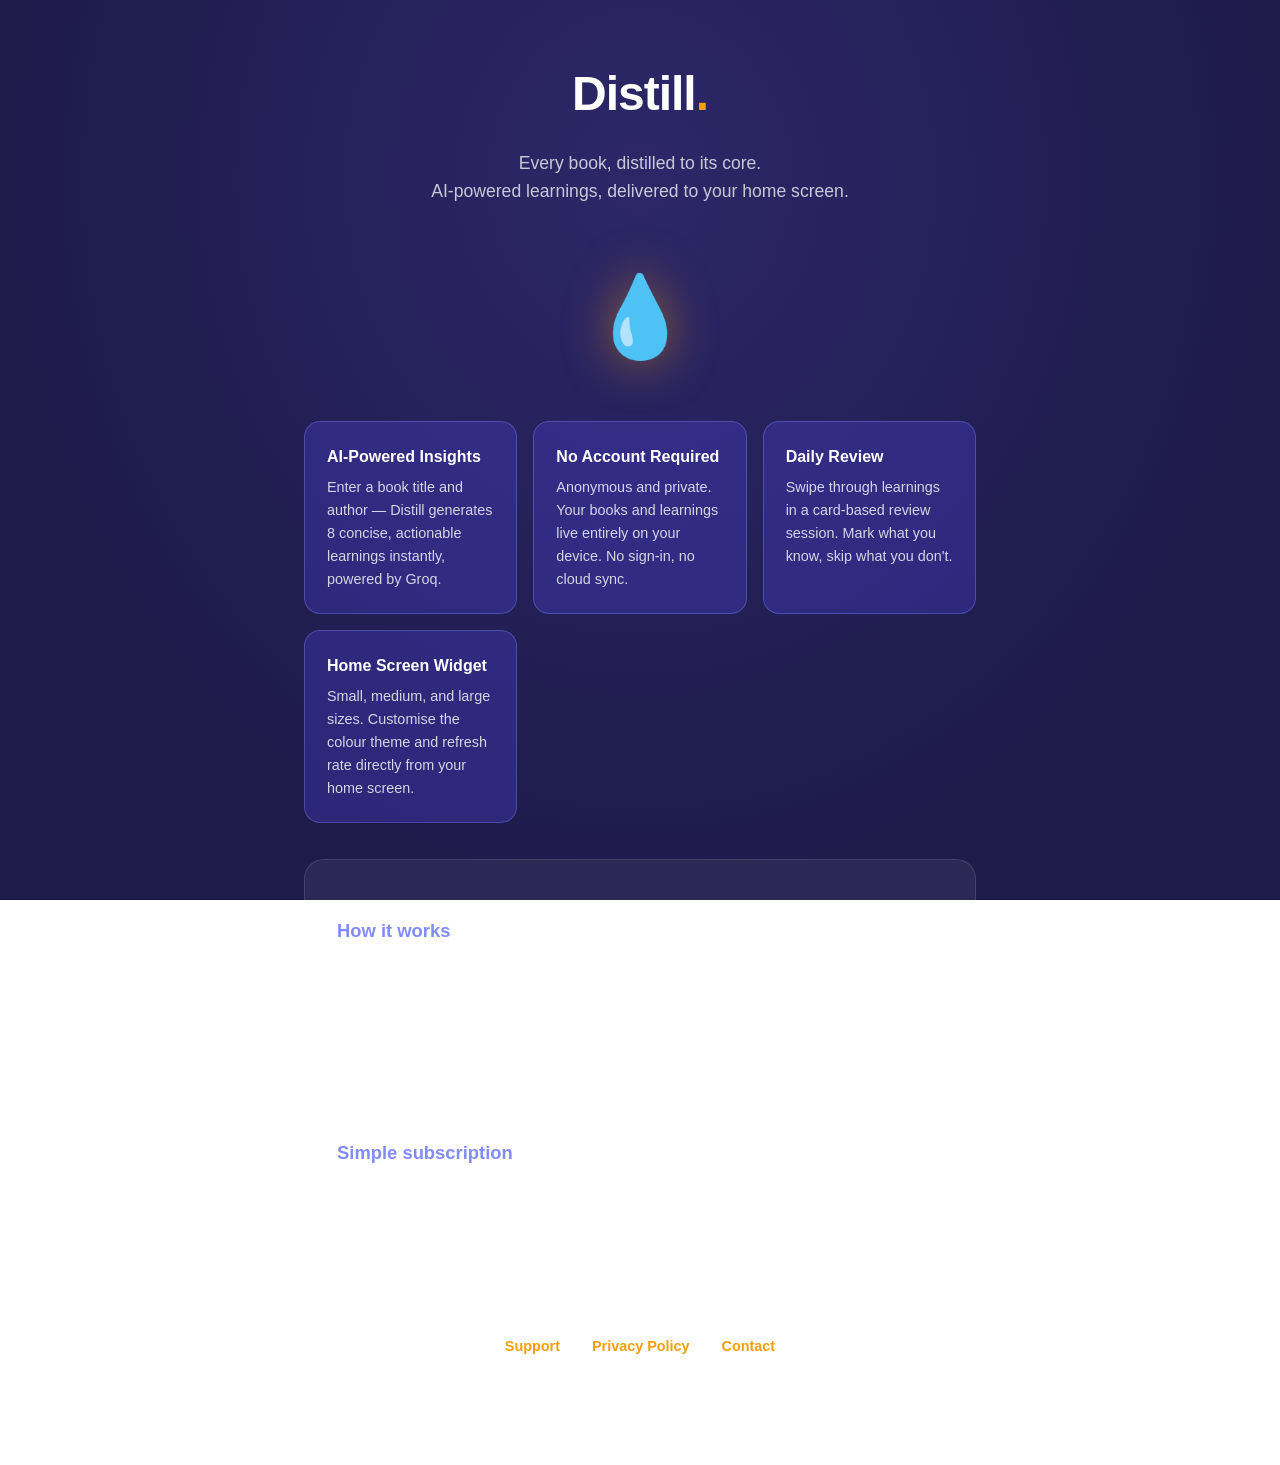
<file: docs/index.html>
<!DOCTYPE html>
<html lang="en">
<head>
  <meta charset="UTF-8">
  <meta name="viewport" content="width=device-width, initial-scale=1.0">
  <title>Distill — Core learnings from every book</title>
  <meta name="description" content="Distill uses AI to extract the core learnings from any book. Add books, review daily, and keep the knowledge that matters — right on your home screen. No account required.">
  <link rel="stylesheet" href="style.css">
</head>
<body>
  <div class="wrap">
    <div class="wordmark">Distill<span>.</span></div>
    <p class="tagline">Every book, distilled to its core.<br>AI-powered learnings, delivered to your home screen.</p>

    <div class="droplet" aria-hidden="true">💧</div>

    <div class="features">
      <div class="feature">
        <h3>AI-Powered Insights</h3>
        <p>Enter a book title and author — Distill generates 8 concise, actionable learnings instantly, powered by Groq.</p>
      </div>
      <div class="feature">
        <h3>No Account Required</h3>
        <p>Anonymous and private. Your books and learnings live entirely on your device. No sign-in, no cloud sync.</p>
      </div>
      <div class="feature">
        <h3>Daily Review</h3>
        <p>Swipe through learnings in a card-based review session. Mark what you know, skip what you don't.</p>
      </div>
      <div class="feature">
        <h3>Home Screen Widget</h3>
        <p>Small, medium, and large sizes. Customise the colour theme and refresh rate directly from your home screen.</p>
      </div>
    </div>

    <div class="panel">
      <h2>How it works</h2>
      <p>Search for a book by title or author, or scan its ISBN barcode. Distill fetches cover art automatically, then uses Groq to generate eight core learnings — one-sentence insights that capture the essence of the book. All your data stays on your device.</p>
    </div>

    <div class="panel">
      <h2>Simple subscription</h2>
      <p>Distill offers a <strong>7-day free trial</strong>, then <strong>$2.99/month</strong>. No account required — your App Store receipt is all that's needed to unlock unlimited learnings. Cancel anytime in Settings.</p>
    </div>

    <footer>
      <a href="support.html">Support</a> ·
      <a href="privacy.html">Privacy Policy</a> ·
      <a href="mailto:lagoon.inseam.8h@icloud.com">Contact</a>
      <p style="margin-top:12px;">© 2026 Justin Trant</p>
    </footer>
  </div>
</body>
</html>
</file>
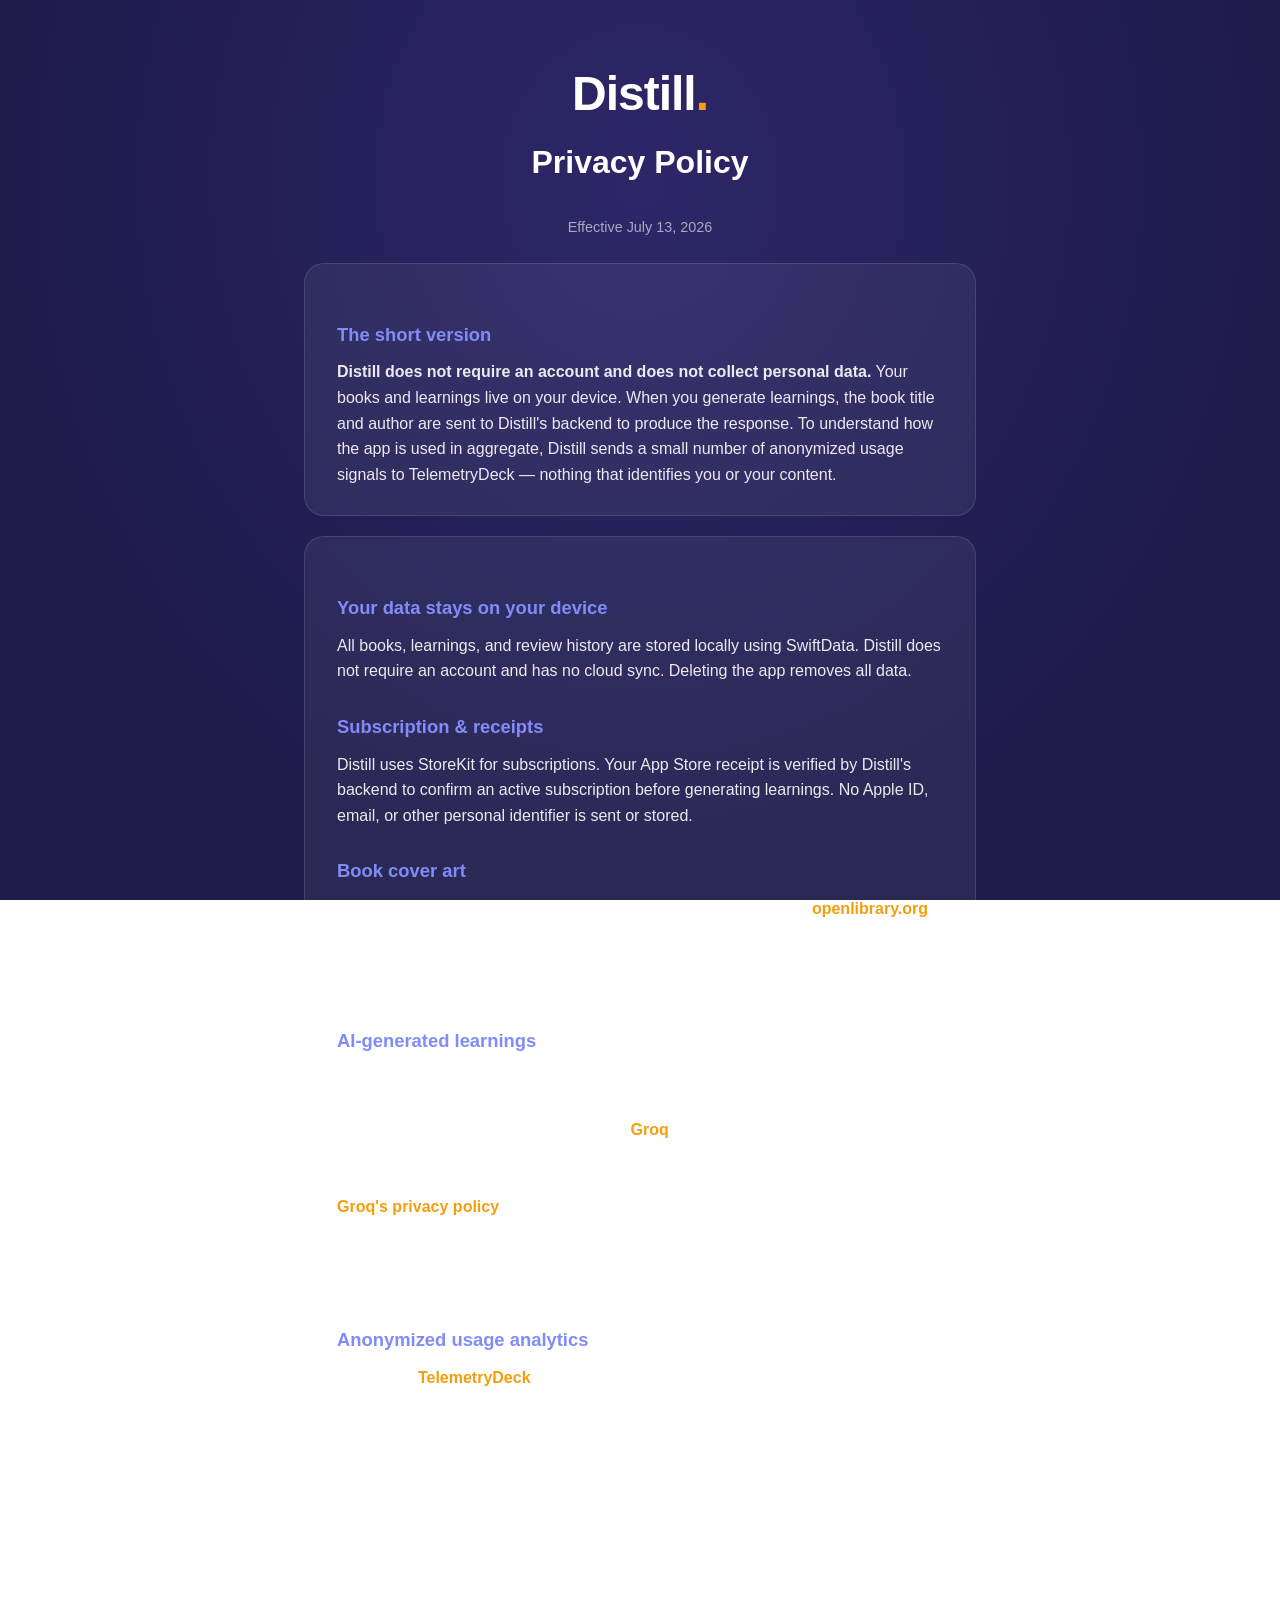
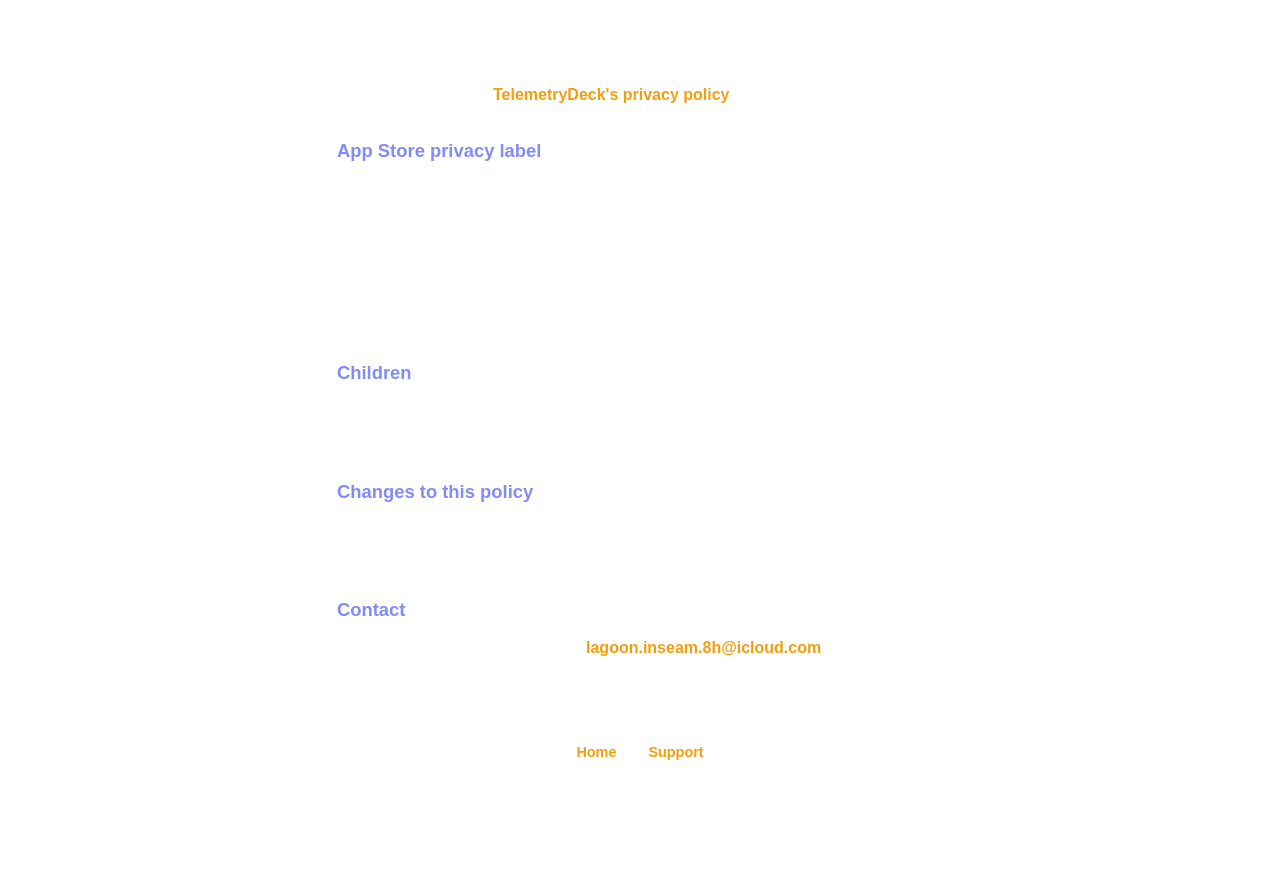
<file: docs/privacy.html>
<!DOCTYPE html>
<html lang="en">
<head>
  <meta charset="UTF-8">
  <meta name="viewport" content="width=device-width, initial-scale=1.0">
  <title>Privacy Policy — Distill</title>
  <meta name="description" content="Privacy policy for Distill. Your books and learnings stay on your device. Distill collects no personal data.">
  <link rel="stylesheet" href="style.css">
</head>
<body>
  <div class="wrap">
    <div class="wordmark"><a href="index.html" style="color:inherit;text-decoration:none;">Distill<span style="color:#f59e0b;">.</span></a></div>

    <h1>Privacy Policy</h1>
    <p class="muted" style="text-align:center; margin-bottom:24px;">Effective July 13, 2026</p>

    <div class="panel">
      <h2>The short version</h2>
      <p><strong>Distill does not require an account and does not collect personal data.</strong> Your books and learnings live on your device. When you generate learnings, the book title and author are sent to Distill's backend to produce the response. To understand how the app is used in aggregate, Distill sends a small number of anonymized usage signals to TelemetryDeck — nothing that identifies you or your content.</p>
    </div>

    <div class="panel">
      <h2>Your data stays on your device</h2>
      <p>All books, learnings, and review history are stored locally using SwiftData. Distill does not require an account and has no cloud sync. Deleting the app removes all data.</p>

      <h2>Subscription & receipts</h2>
      <p>Distill uses StoreKit for subscriptions. Your App Store receipt is verified by Distill's backend to confirm an active subscription before generating learnings. No Apple ID, email, or other personal identifier is sent or stored.</p>

      <h2>Book cover art</h2>
      <p>When you add a book, Distill queries the Open Library search API (<a href="https://openlibrary.org" rel="noopener">openlibrary.org</a>) to retrieve cover art. This request includes the book title and author you entered — no account or identifier is sent. Open Library is operated by the Internet Archive under its own privacy policy.</p>

      <h2>AI-generated learnings</h2>
      <p>When you generate learnings, the book title and author are sent to Distill's backend (hosted on Cloudflare Workers). The backend verifies your subscription receipt and forwards only the book title and author to <a href="https://groq.com" rel="noopener">Groq</a> to generate the learnings. No personal data, device identifiers, or reading history are included. Learnings are returned to your device and stored locally. Groq's data handling is governed by <a href="https://groq.com/privacy-policy/" rel="noopener">Groq's privacy policy</a>.</p>
    </div>

    <div class="panel">
      <h2>Anonymized usage analytics</h2>
      <p>Distill uses <a href="https://telemetrydeck.com" rel="noopener">TelemetryDeck</a> to count anonymous events. TelemetryDeck hashes device identifiers before they leave your device, so the data cannot be tied to you. The complete list of events reported:</p>
      <ul>
        <li><strong>App launched</strong></li>
        <li><strong>Book added</strong> — with how the book was found (search, barcode, or manual)</li>
        <li><strong>Book deleted</strong></li>
        <li><strong>Review session started</strong> — with the total number of learnings available</li>
        <li><strong>Learning marked as known</strong></li>
        <li><strong>Review session completed</strong> — with the number of learnings reviewed</li>
      </ul>
      <p>Each event includes only basic technical context (device model, OS version, app version). No book titles, authors, learnings, or API keys are ever included in analytics. You can read more in <a href="https://telemetrydeck.com/privacy/" rel="noopener">TelemetryDeck's privacy policy</a>.</p>

      <h2>App Store privacy label</h2>
      <p>In App Store terms, Distill collects <strong>Product Interaction</strong> data (the anonymous usage events above) that is <strong>not linked to your identity</strong> and is <strong>not used for tracking</strong>. No other data types are collected.</p>
    </div>

    <div class="panel">
      <h2>Children</h2>
      <p>Distill is suitable for all ages. The app collects no personal data from anyone, including children.</p>

      <h2>Changes to this policy</h2>
      <p>If a future update changes how data is handled, this page will be updated before that version ships and the effective date above will change.</p>

      <h2>Contact</h2>
      <p>Questions about this policy? Email <a href="mailto:lagoon.inseam.8h@icloud.com">lagoon.inseam.8h@icloud.com</a>.</p>
    </div>

    <footer>
      <a href="index.html">Home</a> ·
      <a href="support.html">Support</a>
      <p style="margin-top:12px;">© 2026 Justin Trant</p>
    </footer>
  </div>
</body>
</html>
</file>
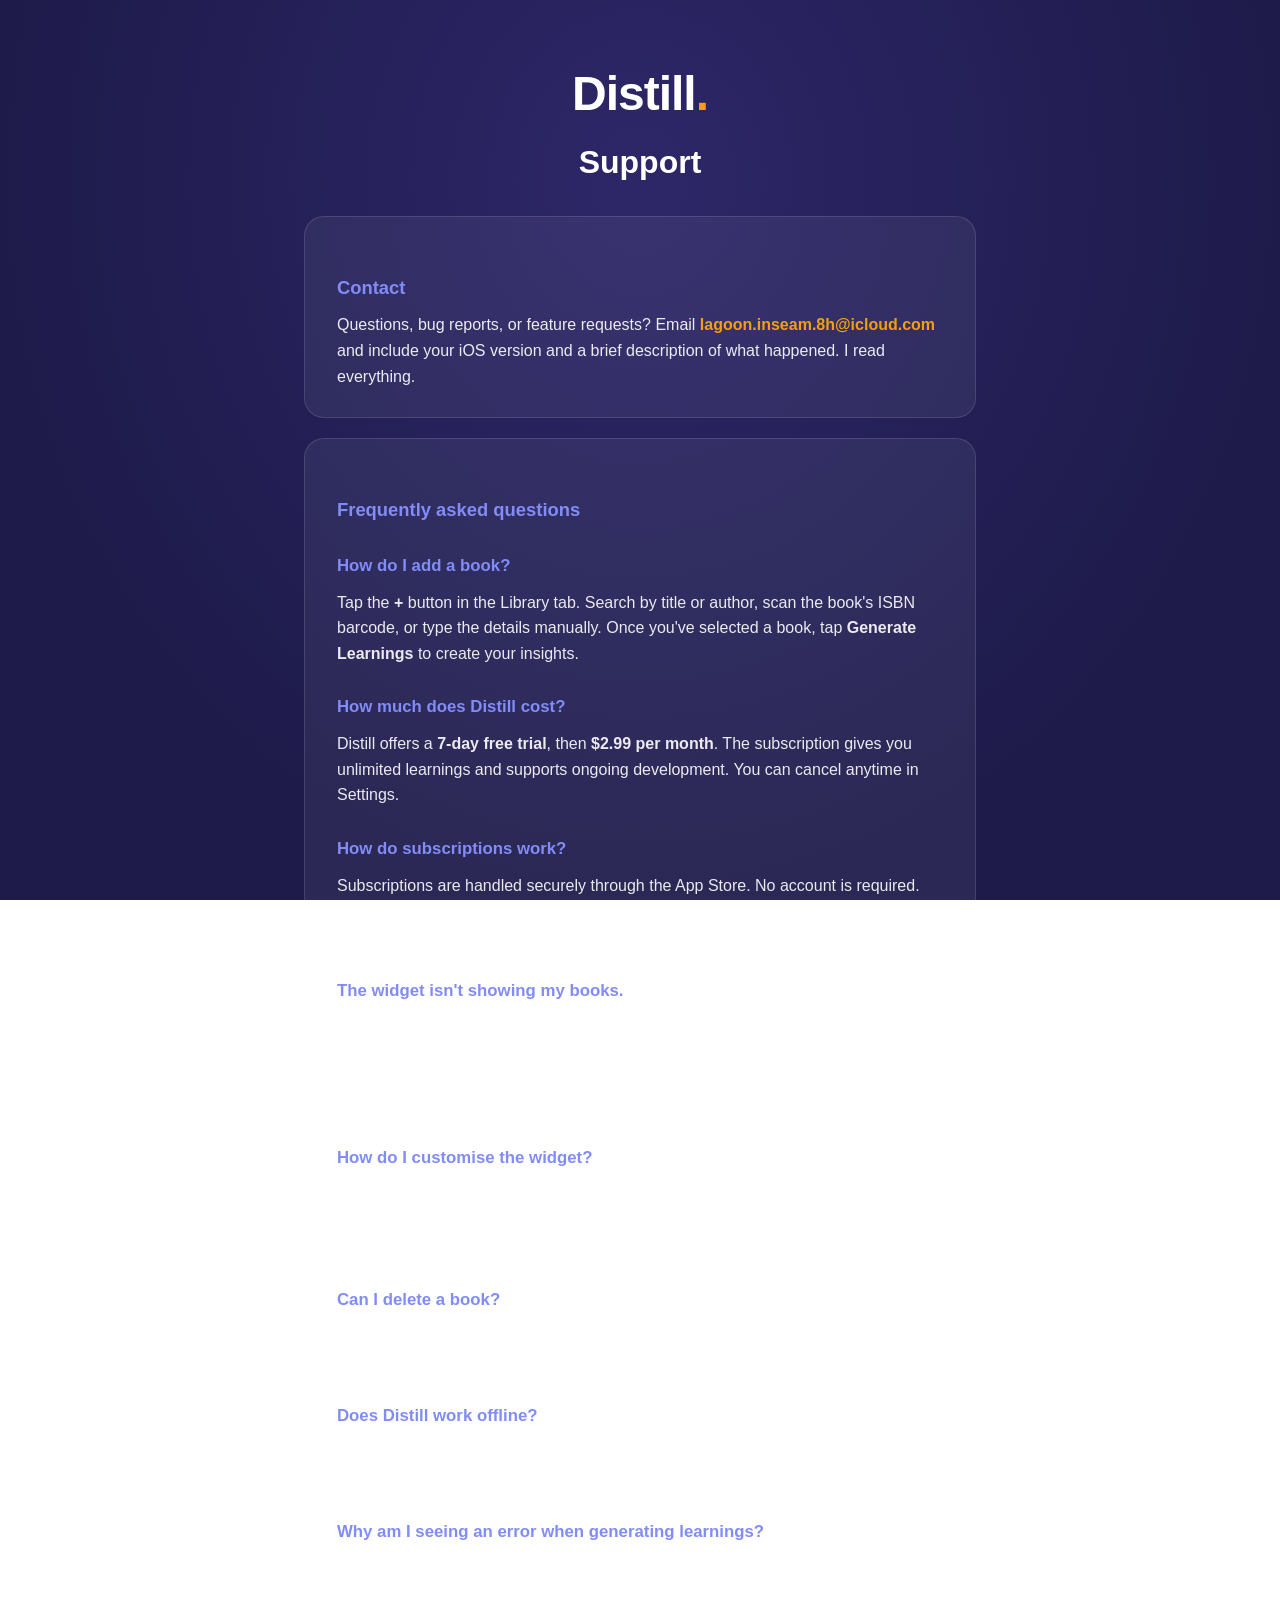
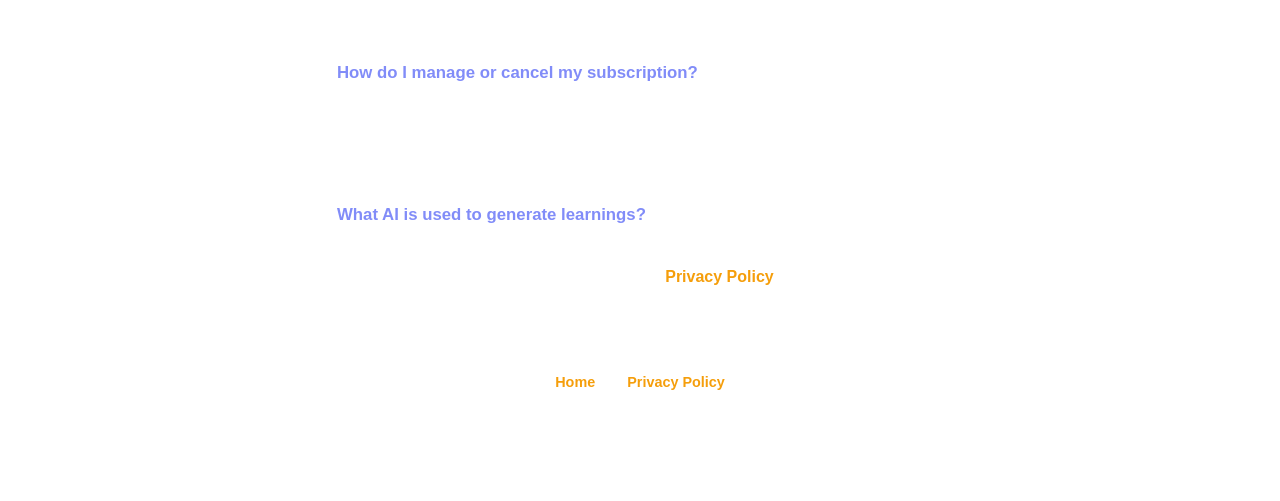
<file: docs/support.html>
<!DOCTYPE html>
<html lang="en">
<head>
  <meta charset="UTF-8">
  <meta name="viewport" content="width=device-width, initial-scale=1.0">
  <title>Support — Distill</title>
  <meta name="description" content="Support and FAQ for Distill, the AI-powered book learnings app for iPhone.">
  <link rel="stylesheet" href="style.css">
</head>
<body>
  <div class="wrap">
    <div class="wordmark"><a href="index.html" style="color:inherit;text-decoration:none;">Distill<span style="color:#f59e0b;">.</span></a></div>

    <h1>Support</h1>

    <div class="panel">
      <h2>Contact</h2>
      <p>Questions, bug reports, or feature requests? Email <a href="mailto:lagoon.inseam.8h@icloud.com">lagoon.inseam.8h@icloud.com</a> and include your iOS version and a brief description of what happened. I read everything.</p>
    </div>

    <div class="panel">
      <h2>Frequently asked questions</h2>

      <h2 style="font-size:1.05rem;">How do I add a book?</h2>
      <p>Tap the <strong>+</strong> button in the Library tab. Search by title or author, scan the book's ISBN barcode, or type the details manually. Once you've selected a book, tap <strong>Generate Learnings</strong> to create your insights.</p>

      <h2 style="font-size:1.05rem;">How much does Distill cost?</h2>
      <p>Distill offers a <strong>7-day free trial</strong>, then <strong>$2.99 per month</strong>. The subscription gives you unlimited learnings and supports ongoing development. You can cancel anytime in Settings.</p>

      <h2 style="font-size:1.05rem;">How do subscriptions work?</h2>
      <p>Subscriptions are handled securely through the App Store. No account is required. Your first week is free, then you are charged monthly until you cancel. You can restore a previous purchase in Settings.</p>

      <h2 style="font-size:1.05rem;">The widget isn't showing my books.</h2>
      <p>After adding a book, the widget should update within a few seconds. If it doesn't, try removing and re-adding the widget. Make sure Distill has been opened at least once after adding the book — the widget reads from shared storage that is written when you generate learnings.</p>

      <h2 style="font-size:1.05rem;">How do I customise the widget?</h2>
      <p>Long-press the Distill widget on your home screen and tap <strong>Edit Widget</strong>. You can set how often the learning rotates and toggle whether the book title and author are shown.</p>

      <h2 style="font-size:1.05rem;">Can I delete a book?</h2>
      <p>Yes — tap a book in your Library to open its detail view, then tap the trash icon in the top-right corner. The book and all its learnings are removed immediately.</p>

      <h2 style="font-size:1.05rem;">Does Distill work offline?</h2>
      <p>The library, review, and widget all work offline once books have been added. Generating new learnings and fetching book cover art require an internet connection.</p>

      <h2 style="font-size:1.05rem;">Why am I seeing an error when generating learnings?</h2>
      <p>The most common causes are a lost internet connection or a temporary server issue. Make sure you have an active internet connection and try again. If the error persists, contact support with the book title and any error message shown.</p>

      <h2 style="font-size:1.05rem;">How do I manage or cancel my subscription?</h2>
      <p>Open the <strong>Settings</strong> app on your iPhone → <strong>Apple Account</strong> → <strong>Subscriptions</strong>. Find Distill in the list to change or cancel your plan. You retain access until the end of the current billing period.</p>

      <h2 style="font-size:1.05rem;">What AI is used to generate learnings?</h2>
      <p>Distill uses <strong>Groq</strong> to generate learnings. Only the book title and author are sent — no personal data or account information. See the <a href="privacy.html">Privacy Policy</a> for full details.</p>
    </div>

    <footer>
      <a href="index.html">Home</a> ·
      <a href="privacy.html">Privacy Policy</a>
      <p style="margin-top:12px;">© 2026 Justin Trant</p>
    </footer>
  </div>
</body>
</html>
</file>
<file: docs/style.css>
:root {
  --indigo: #4f46e5;
  --indigo-dark: #1e1b4b;
  --indigo-light: #818cf8;
  --gold: #f59e0b;
  --ink: #ffffff;
}

* { margin: 0; padding: 0; box-sizing: border-box; }

body {
  font-family: -apple-system, BlinkMacSystemFont, "Segoe UI", Roboto, sans-serif;
  background: radial-gradient(ellipse at 50% 20%, #2d2768, var(--indigo-dark) 70%);
  background-attachment: fixed;
  color: var(--ink);
  min-height: 100vh;
  line-height: 1.6;
}

.wrap {
  max-width: 720px;
  margin: 0 auto;
  padding: 56px 24px 72px;
}

.wordmark {
  text-align: center;
  font-size: 3rem;
  font-weight: 900;
  letter-spacing: -1px;
  color: #fff;
  margin-bottom: 4px;
}

.wordmark span {
  color: var(--gold);
}

.tagline {
  text-align: center;
  font-size: 1.1rem;
  color: rgba(255, 255, 255, 0.75);
  margin: 16px 0 48px;
}

h1 {
  text-align: center;
  font-size: 2rem;
  font-weight: 900;
  margin-bottom: 28px;
}

h2 {
  font-size: 1.15rem;
  font-weight: 800;
  margin: 28px 0 10px;
  color: var(--indigo-light);
}

p, li { color: rgba(255, 255, 255, 0.9); }
ul { padding-left: 22px; }
li { margin-bottom: 6px; }

a { color: var(--gold); font-weight: 600; text-decoration: none; }
a:hover { color: #fff; }

.panel {
  background: rgba(255, 255, 255, 0.06);
  border: 1px solid rgba(255, 255, 255, 0.12);
  border-radius: 20px;
  padding: 28px 32px;
  margin-bottom: 20px;
}

.features {
  display: grid;
  grid-template-columns: repeat(auto-fit, minmax(200px, 1fr));
  gap: 16px;
  margin: 36px 0;
}

.feature {
  border-radius: 16px;
  padding: 22px;
  background: rgba(79, 70, 229, 0.3);
  border: 1px solid rgba(129, 140, 248, 0.35);
}

.feature h3 { font-size: 1rem; font-weight: 800; margin-bottom: 6px; color: #fff; }
.feature p { font-size: 0.9rem; color: rgba(255, 255, 255, 0.8); }

.droplet {
  text-align: center;
  font-size: 5rem;
  margin: 16px 0 40px;
  filter: drop-shadow(0 0 24px rgba(245, 158, 11, 0.5));
}

footer {
  text-align: center;
  margin-top: 52px;
  font-size: 0.9rem;
  color: rgba(255, 255, 255, 0.5);
}

footer a { margin: 0 10px; }

.muted { color: rgba(255, 255, 255, 0.6); font-size: 0.9rem; }
</file>
